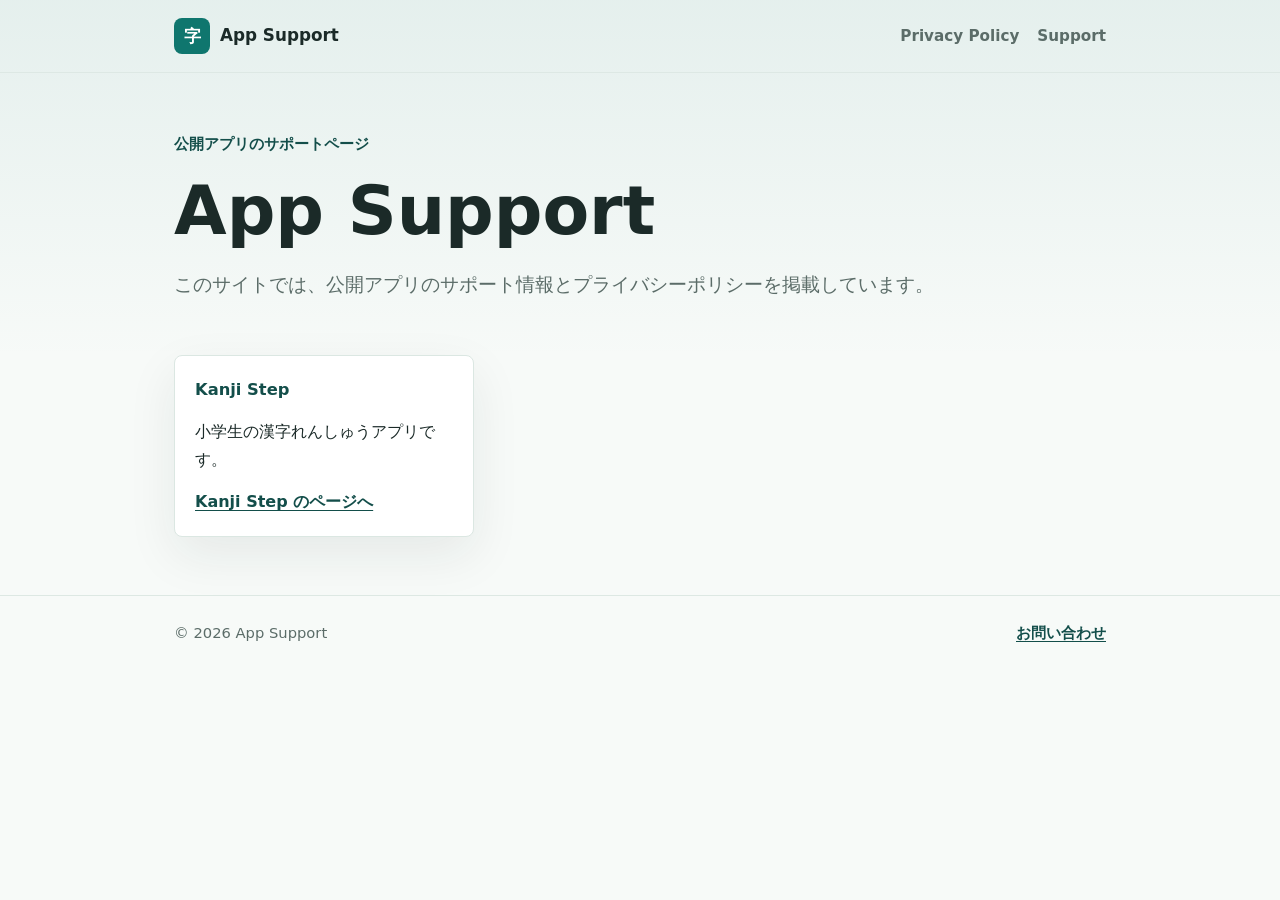
<file: index.html>
<!doctype html>
<html lang="ja">
  <head>
    <meta charset="utf-8">
    <meta name="viewport" content="width=device-width, initial-scale=1">
    <title>App Support</title>
    <meta name="description" content="公開アプリのサポートとプライバシーポリシーです。">
    <link rel="canonical" href="https://takutechno.github.io/">
    <link rel="stylesheet" href="./assets/styles.css">
  </head>
  <body>
    <header class="site-header">
      <nav class="nav" aria-label="主要ナビゲーション">
        <a class="brand" href="./" aria-label="App Support ホーム">
          <span class="brand-mark" aria-hidden="true">字</span>
          <span>App Support</span>
        </a>
        <div class="nav-links">
          <a href="./apps/kanji-step/privacy/">Privacy Policy</a>
          <a href="./apps/kanji-step/support/">Support</a>
        </div>
      </nav>
    </header>

    <main>
      <section class="hero" aria-labelledby="page-title">
        <div>
          <p class="eyebrow">公開アプリのサポートページ</p>
          <h1 id="page-title">App Support</h1>
          <p class="lead">
            このサイトでは、公開アプリのサポート情報とプライバシーポリシーを掲載しています。
          </p>
        </div>

        <div class="summary-grid" aria-label="アプリ一覧">
          <article class="summary-card">
            <strong>Kanji Step</strong>
            <p>小学生の漢字れんしゅうアプリです。</p>
            <p><a href="./apps/kanji-step/">Kanji Step のページへ</a></p>
          </article>
        </div>
      </section>
    </main>

    <footer class="site-footer">
      <div class="footer-inner">
        <span>&copy; 2026 App Support</span>
        <a href="./apps/kanji-step/support/">お問い合わせ</a>
      </div>
    </footer>
  </body>
</html>
</file>
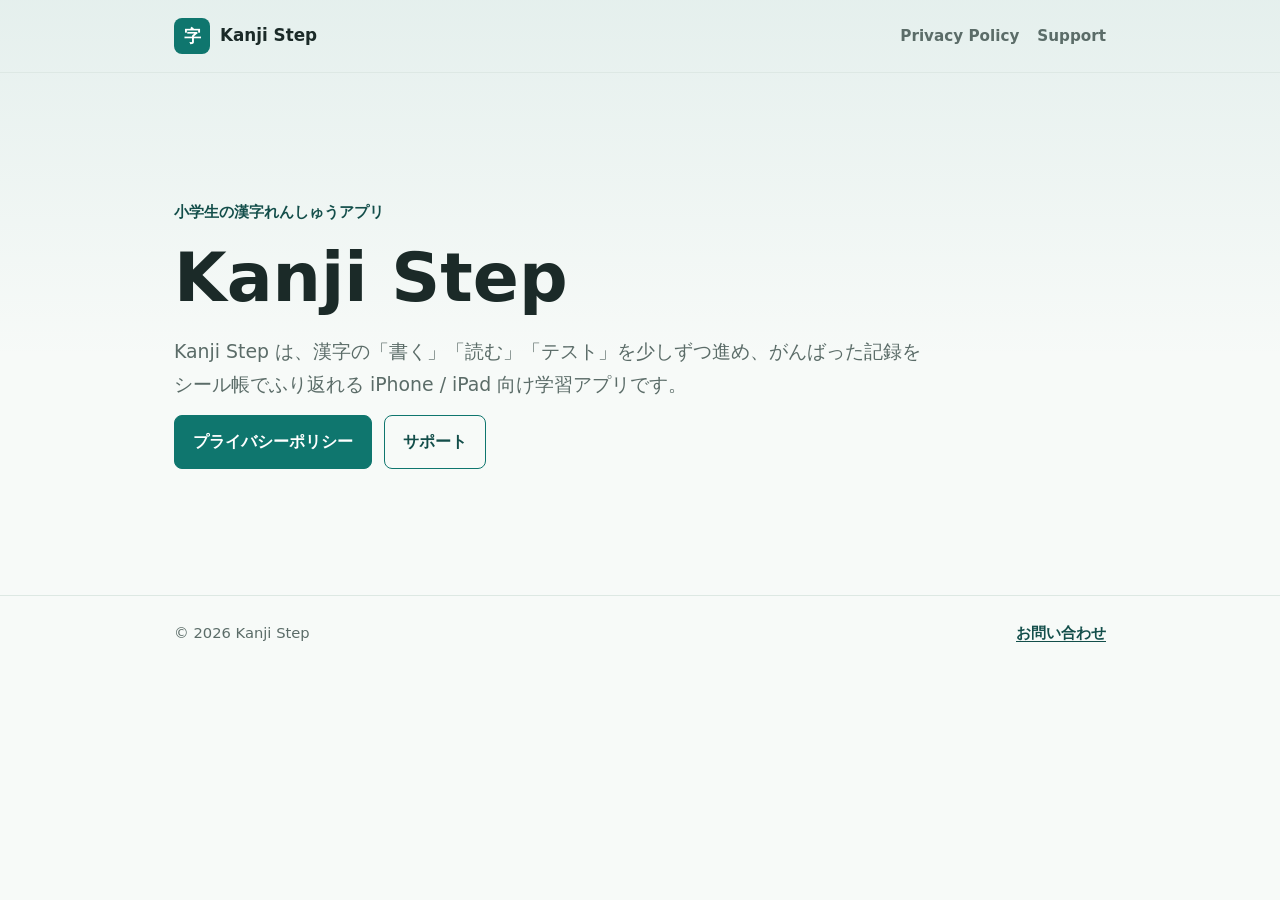
<file: apps/kanji-step/index.html>
<!doctype html>
<html lang="ja">
  <head>
    <meta charset="utf-8">
    <meta name="viewport" content="width=device-width, initial-scale=1">
    <title>Kanji Step</title>
    <meta name="description" content="Kanji Step のサポートとプライバシーポリシーです。">
    <link rel="canonical" href="https://takutechno.github.io/apps/kanji-step/">
    <link rel="stylesheet" href="../../assets/styles.css">
  </head>
  <body>
    <header class="site-header">
      <nav class="nav" aria-label="主要ナビゲーション">
        <a class="brand" href="../../" aria-label="App Support ホーム">
          <span class="brand-mark" aria-hidden="true">字</span>
          <span>Kanji Step</span>
        </a>
        <div class="nav-links">
          <a href="./privacy/">Privacy Policy</a>
          <a href="./support/">Support</a>
        </div>
      </nav>
    </header>

    <main>
      <section class="hero" aria-labelledby="page-title">
        <div>
          <p class="eyebrow">小学生の漢字れんしゅうアプリ</p>
          <h1 id="page-title">Kanji Step</h1>
          <p class="lead">
            Kanji Step は、漢字の「書く」「読む」「テスト」を少しずつ進め、がんばった記録をシール帳でふり返れる iPhone / iPad 向け学習アプリです。
          </p>
          <div class="actions">
            <a class="button" href="./privacy/">プライバシーポリシー</a>
            <a class="button secondary" href="./support/">サポート</a>
          </div>
        </div>
      </section>
    </main>

    <footer class="site-footer">
      <div class="footer-inner">
        <span>&copy; 2026 Kanji Step</span>
        <a href="./support/">お問い合わせ</a>
      </div>
    </footer>
  </body>
</html>
</file>
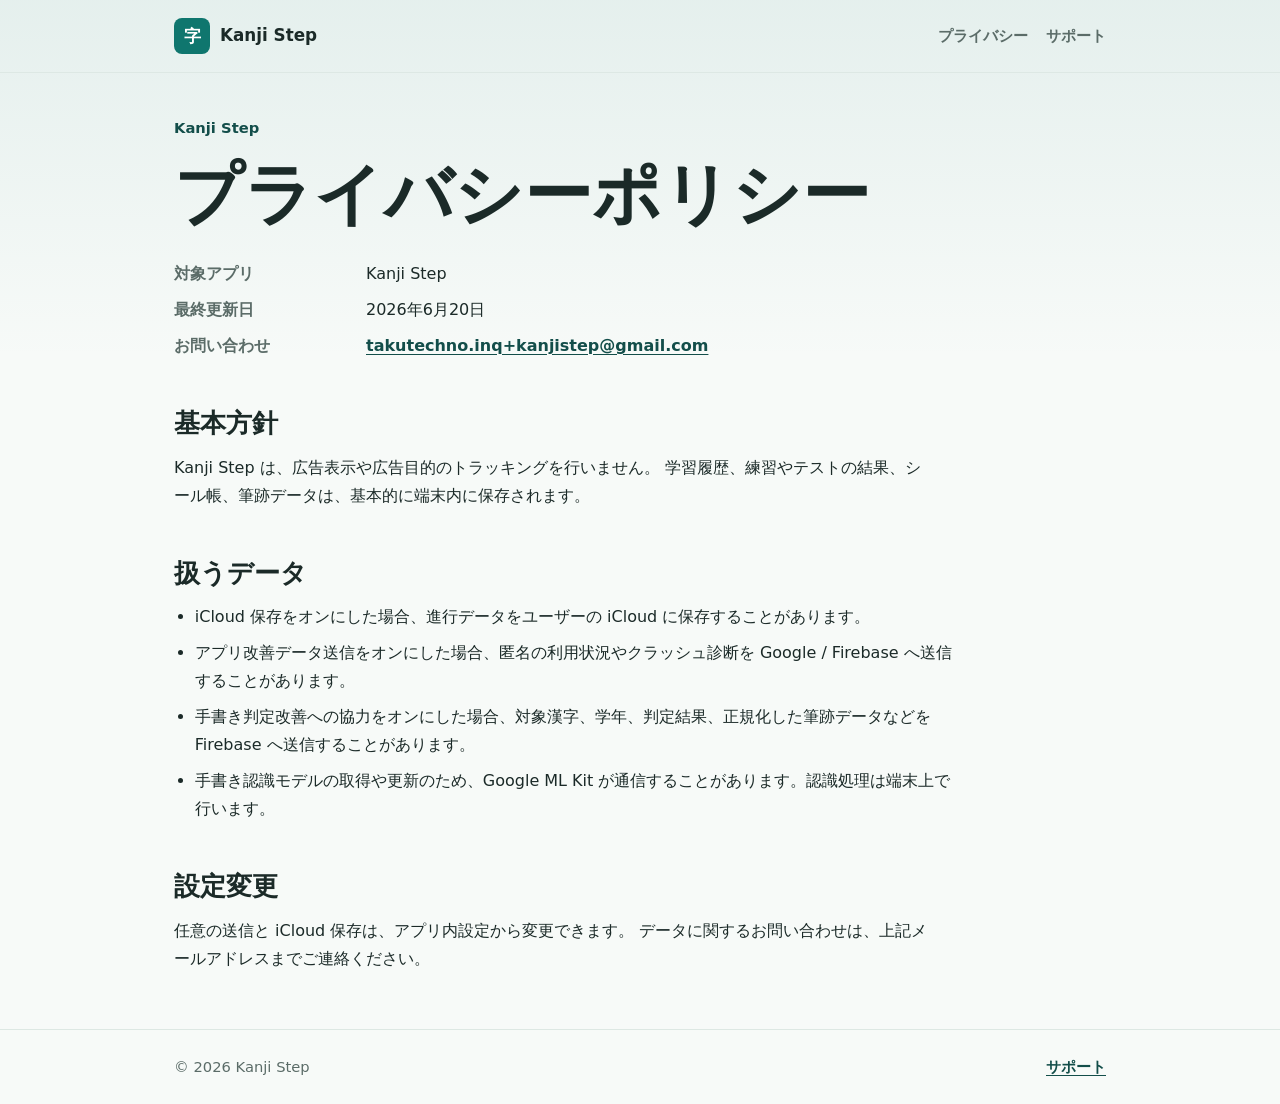
<file: apps/kanji-step/privacy/index.html>
<!doctype html>
<html lang="ja">
  <head>
    <meta charset="utf-8">
    <meta name="viewport" content="width=device-width, initial-scale=1">
    <title>プライバシーポリシー | Kanji Step</title>
    <meta name="description" content="Kanji Step のプライバシーポリシーです。">
    <link rel="canonical" href="https://takutechno.github.io/apps/kanji-step/privacy/">
    <link rel="stylesheet" href="../../../assets/styles.css">
  </head>
  <body>
    <header class="site-header">
      <nav class="nav" aria-label="主要ナビゲーション">
        <a class="brand" href="../" aria-label="Kanji Step ホーム">
          <span class="brand-mark" aria-hidden="true">字</span>
          <span>Kanji Step</span>
        </a>
        <div class="nav-links">
          <a href="./">プライバシー</a>
          <a href="../support/">サポート</a>
        </div>
      </nav>
    </header>

    <main class="content">
      <article class="content-main">
        <p class="eyebrow">Kanji Step</p>
        <h1>プライバシーポリシー</h1>

        <dl class="meta-list">
          <dt>対象アプリ</dt>
          <dd>Kanji Step</dd>
          <dt>最終更新日</dt>
          <dd>2026年6月20日</dd>
          <dt>お問い合わせ</dt>
          <dd><a href="mailto:takutechno.inq+kanjistep@gmail.com">takutechno.inq+kanjistep@gmail.com</a></dd>
        </dl>

        <h2>基本方針</h2>
        <p>
          Kanji Step は、広告表示や広告目的のトラッキングを行いません。
          学習履歴、練習やテストの結果、シール帳、筆跡データは、基本的に端末内に保存されます。
        </p>

        <h2>扱うデータ</h2>
        <ul>
          <li>iCloud 保存をオンにした場合、進行データをユーザーの iCloud に保存することがあります。</li>
          <li>アプリ改善データ送信をオンにした場合、匿名の利用状況やクラッシュ診断を Google / Firebase へ送信することがあります。</li>
          <li>手書き判定改善への協力をオンにした場合、対象漢字、学年、判定結果、正規化した筆跡データなどを Firebase へ送信することがあります。</li>
          <li>手書き認識モデルの取得や更新のため、Google ML Kit が通信することがあります。認識処理は端末上で行います。</li>
        </ul>

        <h2>設定変更</h2>
        <p>
          任意の送信と iCloud 保存は、アプリ内設定から変更できます。
          データに関するお問い合わせは、上記メールアドレスまでご連絡ください。
        </p>
      </article>
    </main>

    <footer class="site-footer">
      <div class="footer-inner">
        <span>&copy; 2026 Kanji Step</span>
        <a href="../support/">サポート</a>
      </div>
    </footer>
  </body>
</html>
</file>
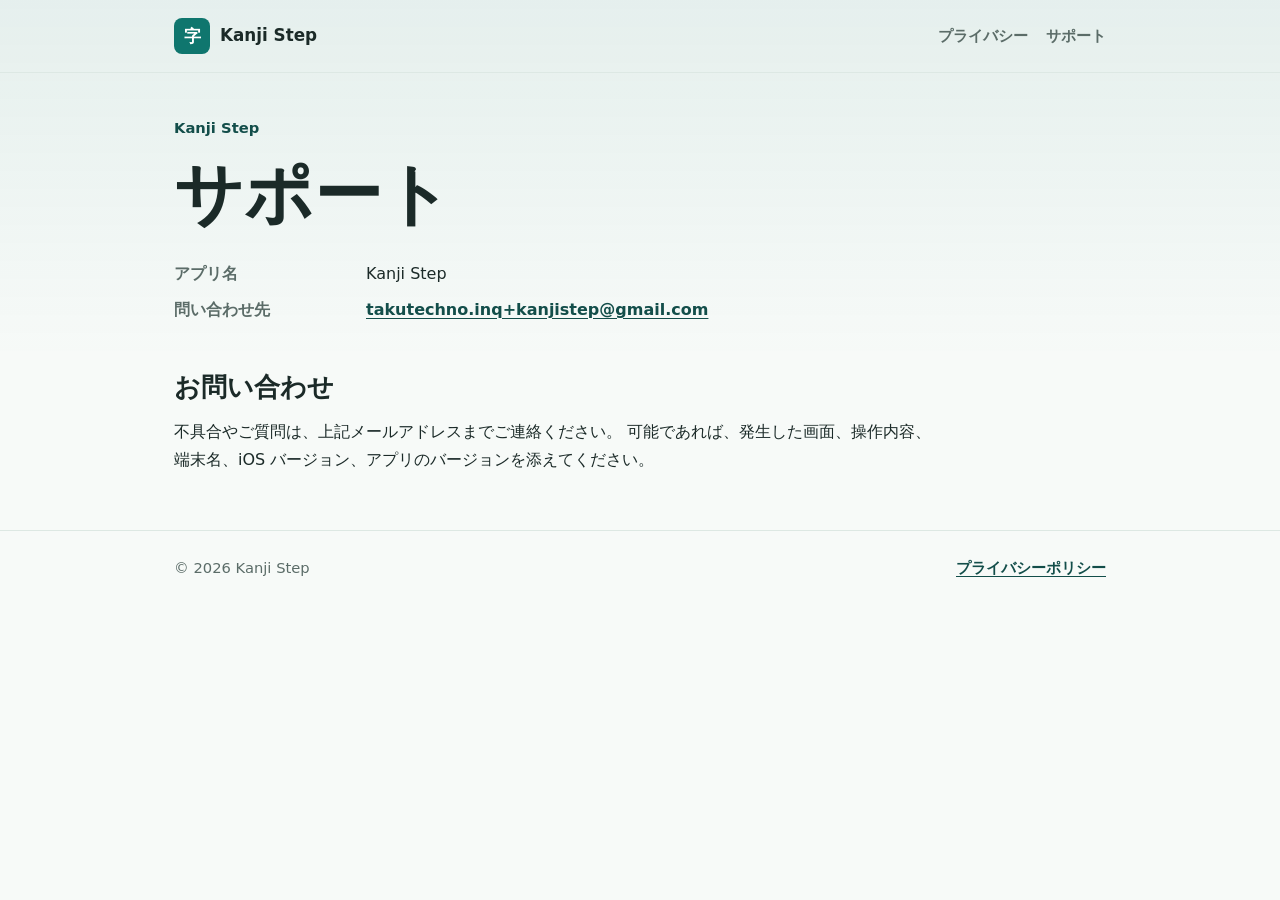
<file: apps/kanji-step/support/index.html>
<!doctype html>
<html lang="ja">
  <head>
    <meta charset="utf-8">
    <meta name="viewport" content="width=device-width, initial-scale=1">
    <title>サポート | Kanji Step</title>
    <meta name="description" content="Kanji Step のサポートページです。">
    <link rel="canonical" href="https://takutechno.github.io/apps/kanji-step/support/">
    <link rel="stylesheet" href="../../../assets/styles.css">
  </head>
  <body>
    <header class="site-header">
      <nav class="nav" aria-label="主要ナビゲーション">
        <a class="brand" href="../" aria-label="Kanji Step ホーム">
          <span class="brand-mark" aria-hidden="true">字</span>
          <span>Kanji Step</span>
        </a>
        <div class="nav-links">
          <a href="../privacy/">プライバシー</a>
          <a href="./">サポート</a>
        </div>
      </nav>
    </header>

    <main class="content">
      <article class="content-main">
        <p class="eyebrow">Kanji Step</p>
        <h1>サポート</h1>

        <dl class="meta-list">
          <dt>アプリ名</dt>
          <dd>Kanji Step</dd>
          <dt>問い合わせ先</dt>
          <dd><a href="mailto:takutechno.inq+kanjistep@gmail.com">takutechno.inq+kanjistep@gmail.com</a></dd>
        </dl>

        <h2>お問い合わせ</h2>
        <p>
          不具合やご質問は、上記メールアドレスまでご連絡ください。
          可能であれば、発生した画面、操作内容、端末名、iOS バージョン、アプリのバージョンを添えてください。
        </p>
      </article>
    </main>

    <footer class="site-footer">
      <div class="footer-inner">
        <span>&copy; 2026 Kanji Step</span>
        <a href="../privacy/">プライバシーポリシー</a>
      </div>
    </footer>
  </body>
</html>
</file>
<file: assets/styles.css>
:root {
  color-scheme: light;
  --bg: #f7faf8;
  --surface: #ffffff;
  --text: #1b2a28;
  --muted: #5b6c68;
  --line: #dbe7e2;
  --brand: #0f766e;
  --brand-dark: #134e4a;
  --accent: #f2b705;
  --shadow: 0 18px 50px rgba(27, 42, 40, 0.08);
}

* {
  box-sizing: border-box;
}

html {
  background: var(--bg);
  font-family:
    system-ui,
    -apple-system,
    BlinkMacSystemFont,
    "Hiragino Sans",
    "Yu Gothic",
    sans-serif;
  line-height: 1.75;
}

body {
  margin: 0;
  color: var(--text);
  background:
    linear-gradient(180deg, rgba(15, 118, 110, 0.08), rgba(247, 250, 248, 0) 360px),
    var(--bg);
}

a {
  color: var(--brand-dark);
  font-weight: 700;
  text-decoration-thickness: 0.08em;
  text-underline-offset: 0.18em;
}

a:hover {
  color: var(--brand);
}

.site-header {
  border-bottom: 1px solid rgba(219, 231, 226, 0.8);
}

.nav {
  display: flex;
  align-items: center;
  justify-content: space-between;
  gap: 20px;
  max-width: 980px;
  margin: 0 auto;
  padding: 18px 24px;
}

.brand {
  display: inline-flex;
  align-items: center;
  gap: 10px;
  color: var(--text);
  font-size: 1.05rem;
  font-weight: 800;
  text-decoration: none;
}

.brand-mark {
  display: grid;
  place-items: center;
  width: 36px;
  height: 36px;
  border-radius: 8px;
  color: #ffffff;
  background: var(--brand);
  font-weight: 900;
  line-height: 1;
}

.nav-links {
  display: flex;
  flex-wrap: wrap;
  justify-content: flex-end;
  gap: 14px 18px;
}

.nav-links a {
  color: var(--muted);
  font-size: 0.95rem;
  font-weight: 700;
  text-decoration: none;
}

.nav-links a:hover {
  color: var(--brand-dark);
}

.hero,
.content {
  max-width: 980px;
  margin: 0 auto;
  padding: 56px 24px;
}

.hero {
  display: grid;
  gap: 28px;
  min-height: 58vh;
  align-content: center;
}

.eyebrow {
  margin: 0 0 10px;
  color: var(--brand-dark);
  font-size: 0.92rem;
  font-weight: 800;
}

h1,
h2,
h3 {
  margin: 0;
  color: var(--text);
  line-height: 1.28;
}

h1 {
  max-width: 760px;
  font-size: 4.25rem;
  letter-spacing: 0;
}

h2 {
  margin-top: 42px;
  padding-top: 4px;
  font-size: 1.65rem;
}

h3 {
  margin-top: 28px;
  font-size: 1.12rem;
}

p {
  max-width: 760px;
  margin: 14px 0 0;
}

.lead {
  color: var(--muted);
  font-size: 1.18rem;
}

.actions {
  display: flex;
  flex-wrap: wrap;
  gap: 12px;
  margin-top: 14px;
}

.button {
  display: inline-flex;
  align-items: center;
  justify-content: center;
  min-height: 48px;
  padding: 12px 18px;
  border: 1px solid var(--brand);
  border-radius: 8px;
  color: #ffffff;
  background: var(--brand);
  font-weight: 800;
  text-decoration: none;
}

.button.secondary {
  color: var(--brand-dark);
  background: transparent;
}

.summary-grid {
  display: grid;
  grid-template-columns: repeat(3, minmax(0, 1fr));
  gap: 16px;
  margin-top: 26px;
}

.summary-card,
.notice,
.faq-item {
  border: 1px solid var(--line);
  border-radius: 8px;
  background: var(--surface);
  box-shadow: var(--shadow);
}

.summary-card {
  padding: 20px;
}

.summary-card strong {
  display: block;
  margin-bottom: 6px;
  color: var(--brand-dark);
  font-size: 1.02rem;
}

.notice {
  margin: 28px 0;
  padding: 20px;
  border-left: 5px solid var(--accent);
}

.content {
  padding-top: 42px;
}

.content-main {
  max-width: 820px;
}

ul {
  max-width: 780px;
  margin: 14px 0 0;
  padding-left: 1.3em;
}

li + li {
  margin-top: 8px;
}

.meta-list {
  display: grid;
  grid-template-columns: 11em 1fr;
  gap: 8px 16px;
  max-width: 780px;
  margin: 22px 0 0;
}

.meta-list dt {
  color: var(--muted);
  font-weight: 800;
}

.meta-list dd {
  margin: 0;
}

.faq-list {
  display: grid;
  gap: 14px;
  margin-top: 20px;
}

.faq-item {
  padding: 20px;
}

.faq-item h3 {
  margin-top: 0;
}

.site-footer {
  border-top: 1px solid rgba(219, 231, 226, 0.9);
}

.footer-inner {
  display: flex;
  flex-wrap: wrap;
  justify-content: space-between;
  gap: 12px;
  max-width: 980px;
  margin: 0 auto;
  padding: 24px;
  color: var(--muted);
  font-size: 0.92rem;
}

@media (max-width: 720px) {
  .nav {
    align-items: flex-start;
    flex-direction: column;
  }

  .nav-links {
    justify-content: flex-start;
  }

  .hero,
  .content {
    padding: 38px 18px;
  }

  .hero {
    min-height: auto;
  }

  h1 {
    font-size: 2.1rem;
  }

  .summary-grid {
    grid-template-columns: 1fr;
  }

  .meta-list {
    grid-template-columns: 1fr;
    gap: 2px;
  }

  .footer-inner {
    padding: 22px 18px;
  }
}

@media (max-width: 420px) {
  h1 {
    font-size: 1.95rem;
  }
}
</file>
